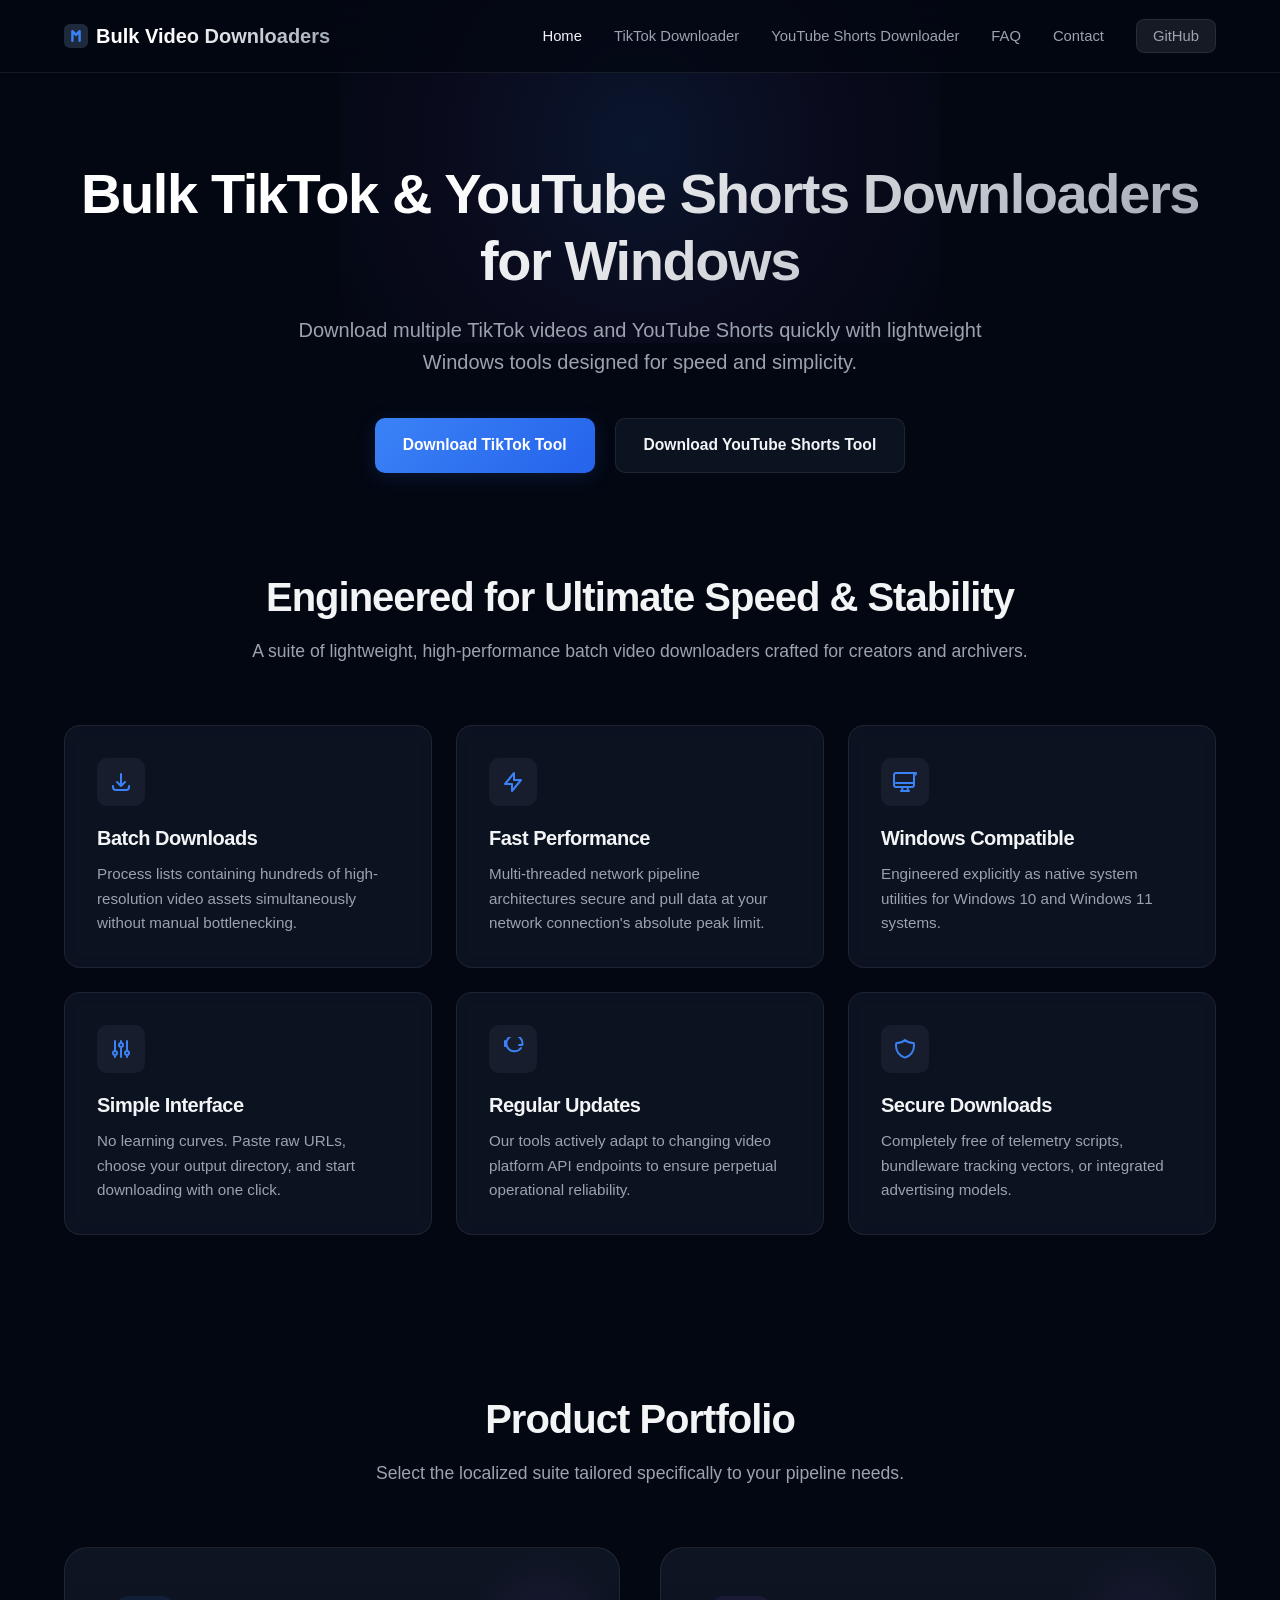
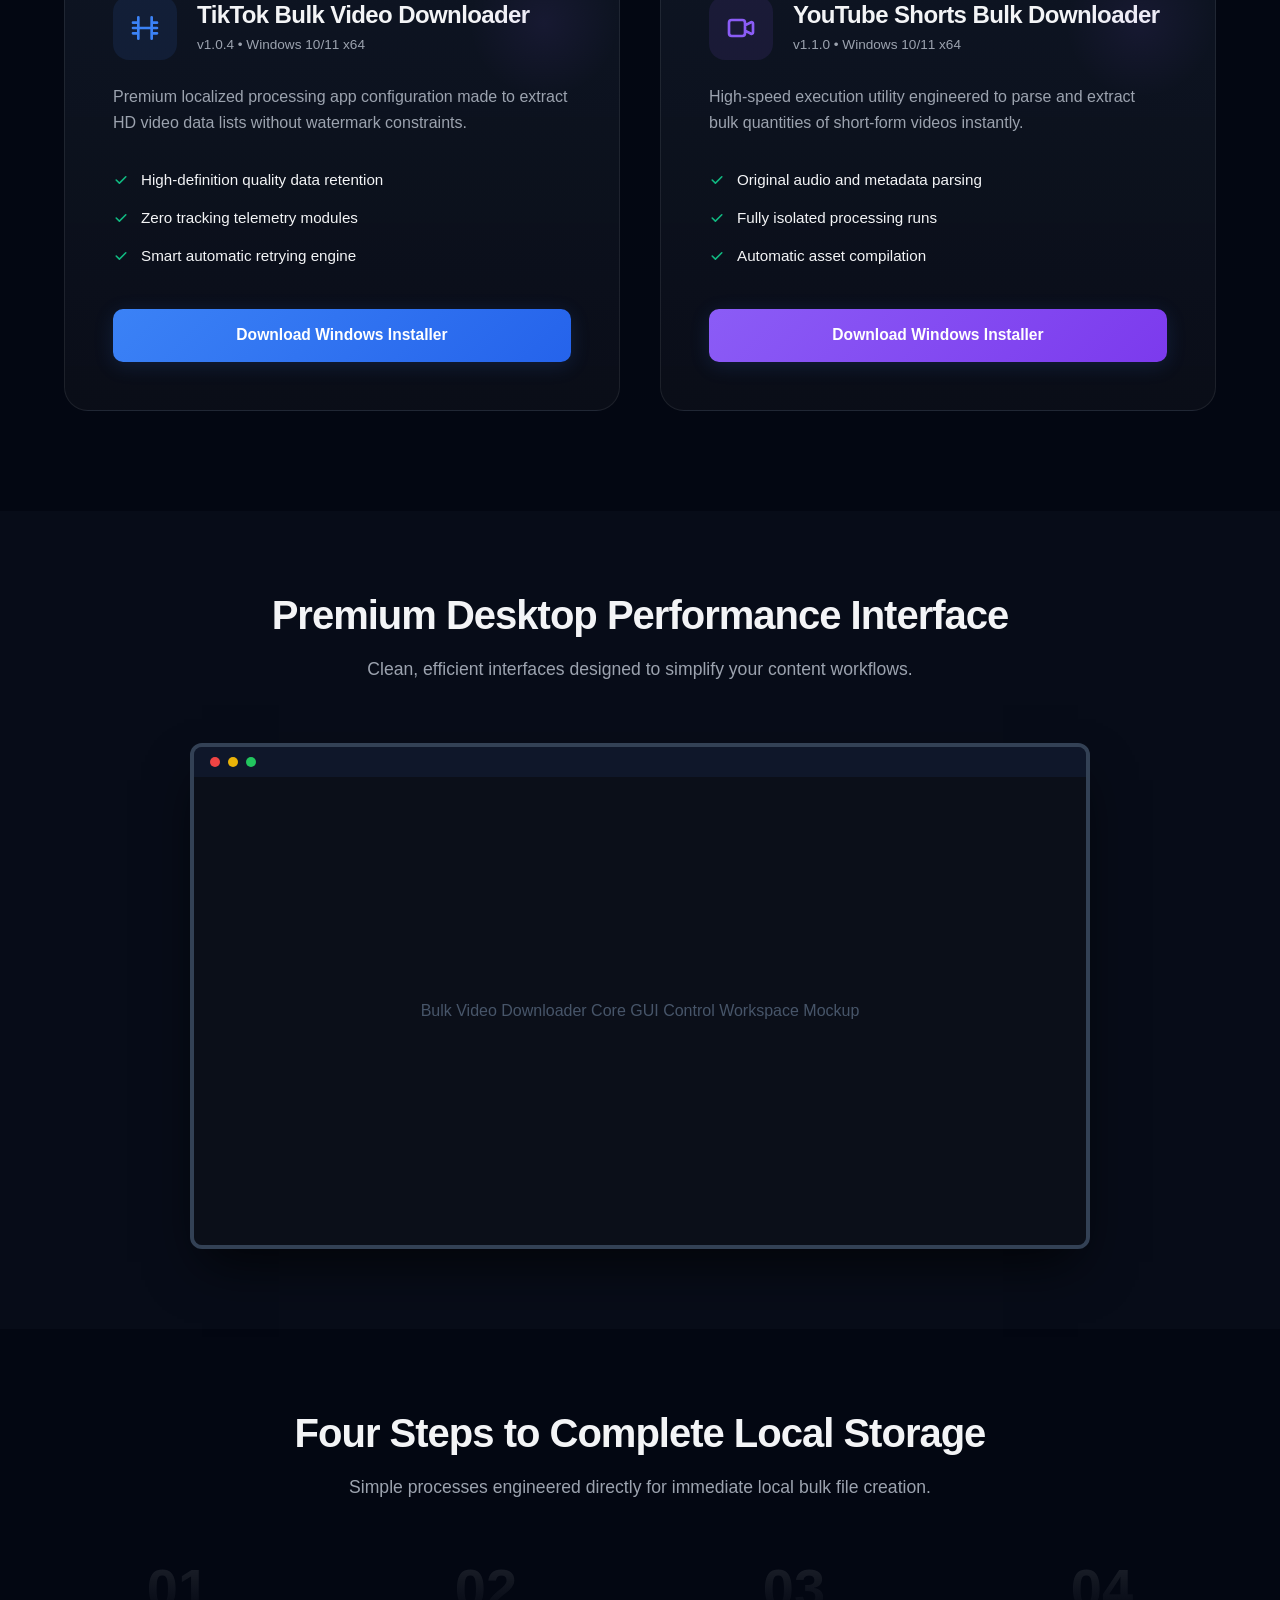
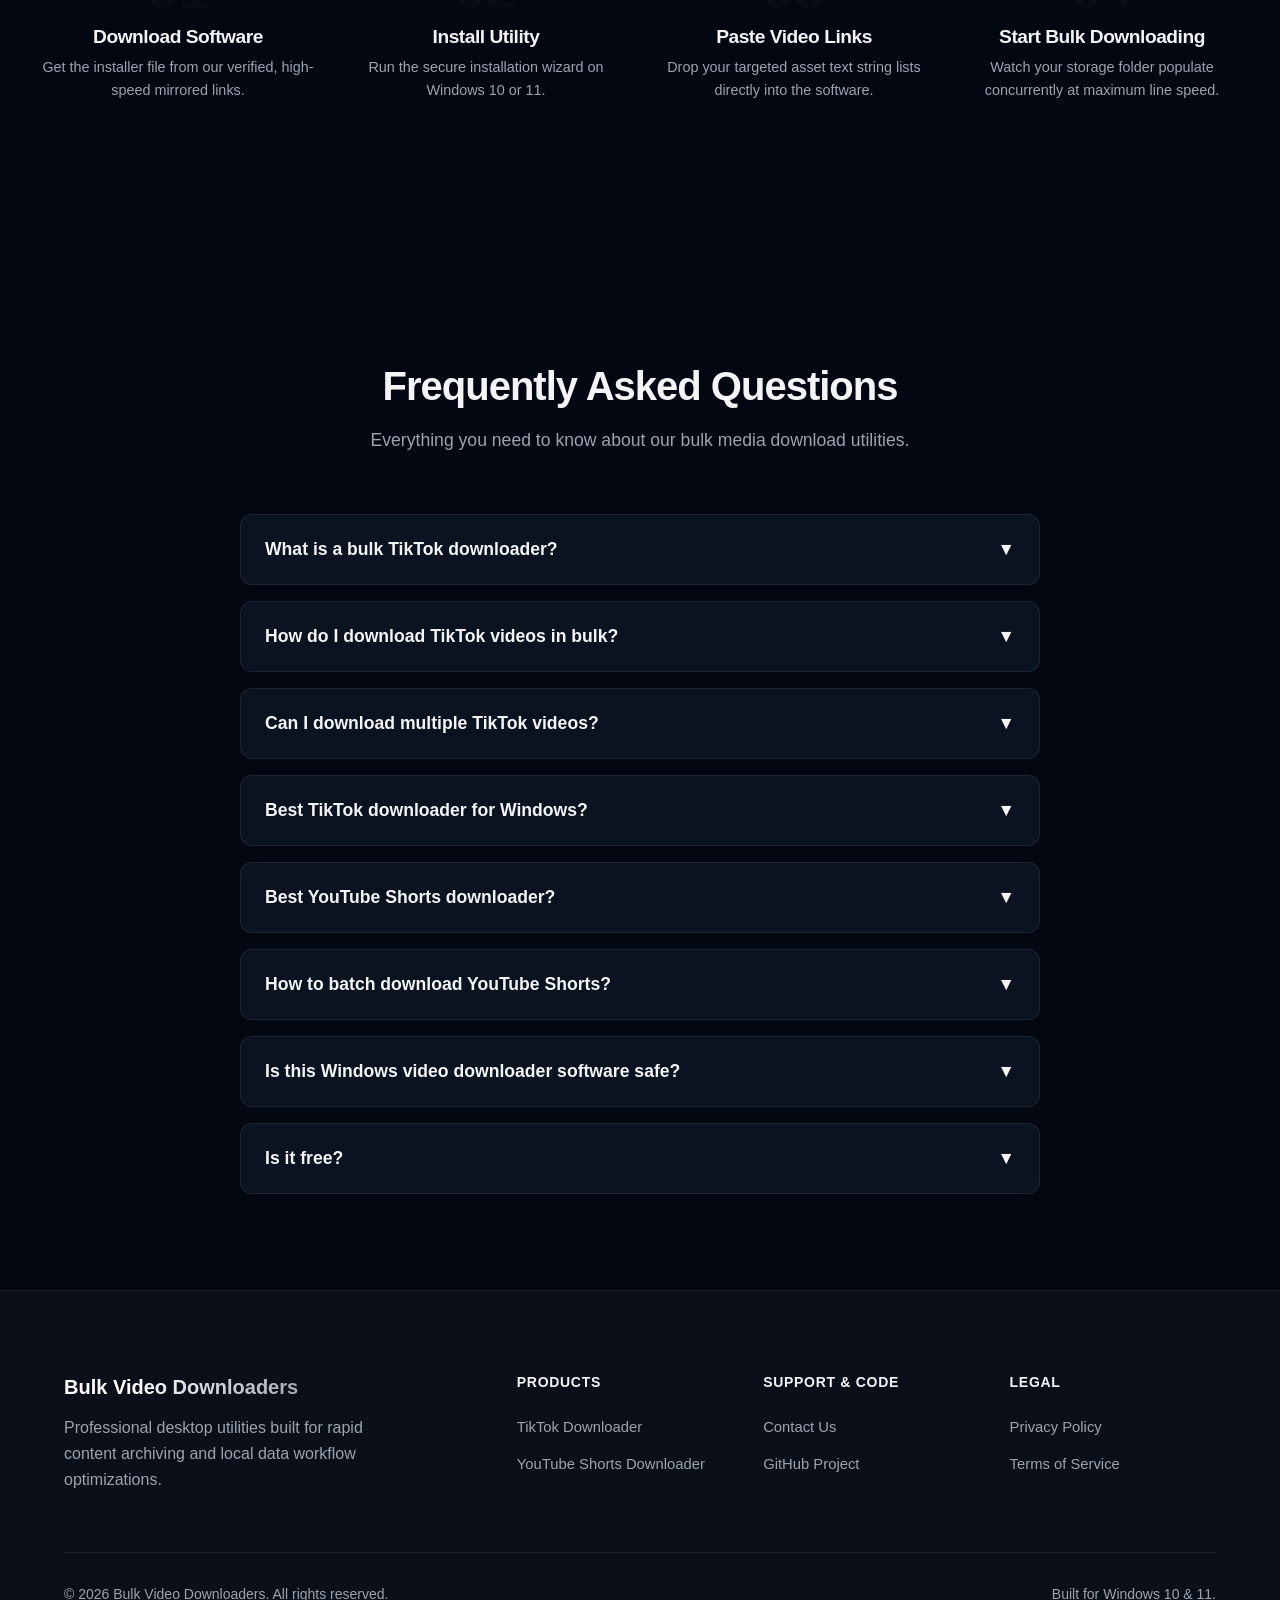
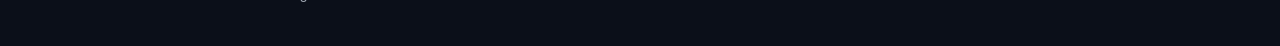
<file: index.html>
<!DOCTYPE html>
<html lang="en">
<head>
  <meta charset="UTF-8">
  <meta name="viewport" content="width=device-width, initial-scale=1.0">
  <title>Bulk TikTok & YouTube Shorts Downloaders for Windows</title>
  <meta name="description" content="Download multiple TikTok videos and YouTube Shorts concurrently with professional, secure, lightweight Windows software. Zero subscriptions required.">
  <link rel="canonical" href="https://mygptfx-coder.github.io/Downloaders/">
  <link rel="stylesheet" href="style.css">
  <link rel="icon" href="favicon.svg" type="image/svg+xml">
  <link rel="manifest" href="manifest.json">
  <meta name="theme-color" content="#3b82f6">

  <meta property="og:type" content="website">
  <meta property="og:url" content="https://mygptfx-coder.github.io/Downloaders/">
  <meta property="og:title" content="Bulk TikTok & YouTube Shorts Downloaders for Windows">
  <meta property="og:description" content="Download multiple TikTok videos and YouTube Shorts concurrently with professional, secure, lightweight Windows software.">
  
  <meta property="twitter:card" content="summary_large_image">
  <meta property="twitter:url" content="https://mygptfx-coder.github.io/Downloaders/">
  <meta property="twitter:title" content="Bulk TikTok & YouTube Shorts Downloaders for Windows">
  <meta property="twitter:description" content="Download multiple TikTok videos and YouTube Shorts concurrently with professional, secure, lightweight Windows software.">

  <script type="application/ld+json">
  {
    "@context": "https://schema.org",
    "@type": "Organization",
    "name": "Bulk Video Downloaders",
    "url": "https://mygptfx-coder.github.io/Downloaders/",
    "logo": "https://mygptfx-coder.github.io/Downloaders/favicon.svg",
    "sameAs": [
      "https://github.com/mygptfx-coder/Downloaders"
    ]
  }
  </script>
</head>
<body>

  <header class="header-nav">
    <div class="container nav-container">
      <a href="index.html" class="nav-logo" aria-label="Bulk Video Downloaders Home">
        <svg width="24" height="24" viewBox="0 0 100 100" fill="none" style="flex-shrink:0;">
          <rect width="100" height="100" rx="24" fill="#1e293b"/>
          <path d="M35 70V30L50 45L65 30V70" stroke="#3b82f6" stroke-width="10" stroke-linecap="round" stroke-linejoin="round"/>
        </svg>
        <span class="gradient-text">Bulk Video Downloaders</span>
      </a>
      <button class="menu-toggle" id="menuToggle" aria-label="Toggle navigation menu" aria-expanded="false">
        <svg width="24" height="24" fill="none" stroke="currentColor" stroke-width="2" viewBox="0 0 24 24"><path stroke-linecap="round" stroke-linejoin="round" d="M4 6h16M4 12h16M4 18h16"/></svg>
      </button>
      <nav>
        <ul class="nav-links" id="navLinks">
          <li><a href="index.html">Home</a></li>
          <li><a href="tiktok-bulk-video-downloader.html">TikTok Downloader</a></li>
          <li><a href="youtube-shorts-bulk-downloader.html">YouTube Shorts Downloader</a></li>
          <li><a href="#faq">FAQ</a></li>
          <li><a href="contact.html">Contact</a></li>
          <li><a href="https://github.com/mygptfx-coder/Downloaders" class="nav-cta" target="_blank" rel="noopener">GitHub</a></li>
        </ul>
      </nav>
    </div>
  </header>

  <main>
    <section class="hero">
      <div class="container">
        <h1 class="gradient-text">Bulk TikTok & YouTube Shorts Downloaders for Windows</h1>
        <p>Download multiple TikTok videos and YouTube Shorts quickly with lightweight Windows tools designed for speed and simplicity.</p>
        <div class="hero-btns">
          <a href="https://drive.google.com/uc?export=download&id=1RneD0eciQTP9u9d0Lf7Ebsge7DOfXBMk" class="btn btn-primary" aria-label="Download TikTok Bulk Video Downloader Software">Download TikTok Tool</a>
          <a href="https://drive.google.com/uc?export=download&id=1X9wx-HdTnJsrvu30g6Re1VOCl18mZhnP" class="btn btn-secondary" aria-label="Download YouTube Shorts Bulk Downloader Software">Download YouTube Shorts Tool</a>
        </div>
      </div>
    </section>

    <section class="container">
      <div class="section-title-wrapper">
        <h2>Engineered for Ultimate Speed & Stability</h2>
        <p>A suite of lightweight, high-performance batch video downloaders crafted for creators and archivers.</p>
      </div>
      <div class="features-grid">
        <div class="feature-card">
          <div class="feature-icon">
            <svg width="24" height="24" fill="none" stroke="currentColor" stroke-width="2" viewBox="0 0 24 24"><path stroke-linecap="round" stroke-linejoin="round" d="M4 16v1a3 3 0 003 3h10a3 3 0 003-3v-1m-4-4l-4 4m0 0l-4-4m4 4V4"/></svg>
          </div>
          <h3>Batch Downloads</h3>
          <p>Process lists containing hundreds of high-resolution video assets simultaneously without manual bottlenecking.</p>
        </div>
        <div class="feature-card">
          <div class="feature-icon">
            <svg width="24" height="24" fill="none" stroke="currentColor" stroke-width="2" viewBox="0 0 24 24"><path stroke-linecap="round" stroke-linejoin="round" d="M13 10V3L4 14h7v7l9-11h-7z"/></svg>
          </div>
          <h3>Fast Performance</h3>
          <p>Multi-threaded network pipeline architectures secure and pull data at your network connection's absolute peak limit.</p>
        </div>
        <div class="feature-card">
          <div class="feature-icon">
            <svg width="24" height="24" fill="none" stroke="currentColor" stroke-width="2" viewBox="0 0 24 24"><path stroke-linecap="round" stroke-linejoin="round" d="M9.75 17L9 20l-1 1h8l-1-1-.75-3M3 13h18M5 17h14a2 2 0 002-2V5a2 2 0 002-2H3a2 2 0 00-2 2v10a2 2 0 002 2z"/></svg>
          </div>
          <h3>Windows Compatible</h3>
          <p>Engineered explicitly as native system utilities for Windows 10 and Windows 11 systems.</p>
        </div>
        <div class="feature-card">
          <div class="feature-icon">
            <svg width="24" height="24" fill="none" stroke="currentColor" stroke-width="2" viewBox="0 0 24 24"><path stroke-linecap="round" stroke-linejoin="round" d="M12 6V4m0 2a2 2 0 100 4m0-4a2 2 0 110 4m-6 8a2 2 0 100-4m0 4a2 2 0 110-4m0 4v2m0-6V4m6 6v10m6-2a2 2 0 100-4m0 4a2 2 0 110-4m0 4v2m0-6V4"/></svg>
          </div>
          <h3>Simple Interface</h3>
          <p>No learning curves. Paste raw URLs, choose your output directory, and start downloading with one click.</p>
        </div>
        <div class="feature-card">
          <div class="feature-icon">
            <svg width="24" height="24" fill="none" stroke="currentColor" stroke-width="2" viewBox="0 0 24 24"><path stroke-linecap="round" stroke-linejoin="round" d="M4 4v5h.582m15.356 2A8.001 8.001 0 1121.253 8H18"/></svg>
          </div>
          <h3>Regular Updates</h3>
          <p>Our tools actively adapt to changing video platform API endpoints to ensure perpetual operational reliability.</p>
        </div>
        <div class="feature-card">
          <div class="feature-icon">
            <svg width="24" height="24" fill="none" stroke="currentColor" stroke-width="2" viewBox="0 0 24 24"><path stroke-linecap="round" stroke-linejoin="round" d="M20.618 5.984A11.955 11.955 0 0112 2.944a11.955 11.955 0 01-8.618 3.04A12.02 12.02 0 003 9c0 5.591 3.824 10.29 9 11.622 5.176-1.332 9-6.03 9-11.622 0-1.042-.133-2.052-.382-3.016z"/></svg>
          </div>
          <h3>Secure Downloads</h3>
          <p>Completely free of telemetry scripts, bundleware tracking vectors, or integrated advertising models.</p>
        </div>
      </div>
    </section>

    <section class="software-section">
      <div class="container">
        <div class="section-title-wrapper">
          <h2>Product Portfolio</h2>
          <p>Select the localized suite tailored specifically to your pipeline needs.</p>
        </div>
        <div class="software-grid">
          <div class="software-card">
            <div>
              <div class="sw-header">
                <div class="sw-icon-box">
                  <svg width="32" height="32" fill="none" stroke="currentColor" stroke-width="2" viewBox="0 0 24 24"><path stroke-linecap="round" stroke-linejoin="round" d="M7 4v16M17 4v16M3 8h4m10 0h4M3 12h18M3 16h4m10 0h4"/></svg>
                </div>
                <div class="sw-title">
                  <h3>TikTok Bulk Video Downloader</h3>
                  <div class="sw-meta">v1.0.4 • Windows 10/11 x64</div>
                </div>
              </div>
              <p class="sw-desc">Premium localized processing app configuration made to extract HD video data lists without watermark constraints.</p>
              <ul class="sw-features-list">
                <li><svg width="16" height="16" fill="currentColor" viewBox="0 0 20 20"><path d="M16.707 5.293a1 1 0 010 1.414l-8 8a1 1 0 01-1.414 0l-4-4a1 1 0 011.414-1.414L8 12.586l7.293-7.293a1 1 0 011.414 0z"/></svg> High-definition quality data retention</li>
                <li><svg width="16" height="16" fill="currentColor" viewBox="0 0 20 20"><path d="M16.707 5.293a1 1 0 010 1.414l-8 8a1 1 0 01-1.414 0l-4-4a1 1 0 011.414-1.414L8 12.586l7.293-7.293a1 1 0 011.414 0z"/></svg> Zero tracking telemetry modules</li>
                <li><svg width="16" height="16" fill="currentColor" viewBox="0 0 20 20"><path d="M16.707 5.293a1 1 0 010 1.414l-8 8a1 1 0 01-1.414 0l-4-4a1 1 0 011.414-1.414L8 12.586l7.293-7.293a1 1 0 011.414 0z"/></svg> Smart automatic retrying engine</li>
              </ul>
            </div>
            <a href="https://drive.google.com/uc?export=download&id=1RneD0eciQTP9u9d0Lf7Ebsge7DOfXBMk" class="btn btn-primary" style="width:100%;">Download Windows Installer</a>
          </div>

          <div class="software-card">
            <div>
              <div class="sw-header">
                <div class="sw-icon-box" style="background: rgba(139,92,246,0.1); color: var(--secondary);">
                  <svg width="32" height="32" fill="none" stroke="currentColor" stroke-width="2" viewBox="0 0 24 24"><path stroke-linecap="round" stroke-linejoin="round" d="M15 10l4.553-2.276A1 1 0 0121 8.618v6.764a1 1 0 01-1.447.894L15 14M5 18h8a2 2 0 002-2V8a2 2 0 00-2-2H5a2 2 0 00-2 2v8a2 2 0 002 2z"/></svg>
                </div>
                <div class="sw-title">
                  <h3>YouTube Shorts Bulk Downloader</h3>
                  <div class="sw-meta">v1.1.0 • Windows 10/11 x64</div>
                </div>
              </div>
              <p class="sw-desc">High-speed execution utility engineered to parse and extract bulk quantities of short-form videos instantly.</p>
              <ul class="sw-features-list">
                <li><svg width="16" height="16" fill="currentColor" viewBox="0 0 20 20"><path d="M16.707 5.293a1 1 0 010 1.414l-8 8a1 1 0 01-1.414 0l-4-4a1 1 0 011.414-1.414L8 12.586l7.293-7.293a1 1 0 011.414 0z"/></svg> Original audio and metadata parsing</li>
                <li><svg width="16" height="16" fill="currentColor" viewBox="0 0 20 20"><path d="M16.707 5.293a1 1 0 010 1.414l-8 8a1 1 0 01-1.414 0l-4-4a1 1 0 011.414-1.414L8 12.586l7.293-7.293a1 1 0 011.414 0z"/></svg> Fully isolated processing runs</li>
                <li><svg width="16" height="16" fill="currentColor" viewBox="0 0 20 20"><path d="M16.707 5.293a1 1 0 010 1.414l-8 8a1 1 0 01-1.414 0l-4-4a1 1 0 011.414-1.414L8 12.586l7.293-7.293a1 1 0 011.414 0z"/></svg> Automatic asset compilation</li>
              </ul>
            </div>
            <a href="https://drive.google.com/uc?export=download&id=1X9wx-HdTnJsrvu30g6Re1VOCl18mZhnP" class="btn btn-primary" style="width:100%; background: linear-gradient(135deg, var(--secondary), #7c3aed);">Download Windows Installer</a>
          </div>
        </div>
      </div>
    </section>

    <section class="screenshots-section">
      <div class="container">
        <div class="section-title-wrapper">
          <h2>Premium Desktop Performance Interface</h2>
          <p>Clean, efficient interfaces designed to simplify your content workflows.</p>
        </div>
        <div class="mockup-display">
          <div class="device-frame">
            <div class="device-topbar">
              <div class="dot"></div><div class="dot"></div><div class="dot"></div>
            </div>
            <div class="mockup-img">
              <span>Bulk Video Downloader Core GUI Control Workspace Mockup</span>
            </div>
          </div>
        </div>
      </div>
    </section>

    <section class="container" style="padding: 80px 0;">
      <div class="section-title-wrapper">
        <h2>Four Steps to Complete Local Storage</h2>
        <p>Simple processes engineered directly for immediate local bulk file creation.</p>
      </div>
      <div class="steps-grid">
        <div class="step-card">
          <div class="step-num">01</div>
          <h3>Download Software</h3>
          <p>Get the installer file from our verified, high-speed mirrored links.</p>
        </div>
        <div class="step-card">
          <div class="step-num">02</div>
          <h3>Install Utility</h3>
          <p>Run the secure installation wizard on Windows 10 or 11.</p>
        </div>
        <div class="step-card">
          <div class="step-num">03</div>
          <h3>Paste Video Links</h3>
          <p>Drop your targeted asset text string lists directly into the software.</p>
        </div>
        <div class="step-card">
          <div class="step-num">04</div>
          <h3>Start Bulk Downloading</h3>
          <p>Watch your storage folder populate concurrently at maximum line speed.</p>
        </div>
      </div>
    </section>

    <section class="faq-section" id="faq">
      <div class="container">
        <div class="section-title-wrapper">
          <h2>Frequently Asked Questions</h2>
          <p>Everything you need to know about our bulk media download utilities.</p>
        </div>
        <div class="faq-container">
          <div class="faq-item">
            <button class="faq-trigger">What is a bulk TikTok downloader?<span class="faq-icon-state">▼</span></button>
            <div class="faq-content"><p>A bulk TikTok downloader is specialized desktop software designed to parse multiple profile URLs or video sharing links simultaneously, downloading them all in a single batch to save manual effort.</p></div>
          </div>
          <div class="faq-item">
            <button class="faq-trigger">How do I download TikTok videos in bulk?<span class="faq-icon-state">▼</span></button>
            <div class="faq-content"><p>Simply compile your target text link structures line-by-line, import them into the software window input field, select an output folder location, and click the execute run command button.</p></div>
          </div>
          <div class="faq-item">
            <button class="faq-trigger">Can I download multiple TikTok videos?<span class="faq-icon-state">▼</span></button>
            <div class="faq-content"><p>Yes, our tools feature a multi-threaded execution design built to query, download, and save hundreds of files concurrently without throttling parameters.</p></div>
          </div>
          <div class="faq-item">
            <button class="faq-trigger">Best TikTok downloader for Windows?<span class="faq-icon-state">▼</span></button>
            <div class="faq-content"><p>Our tool is widely regarded as an industry standard because it runs compiled locally as a native Windows tool without forcing ad injectors or tracking browser extensions.</p></div>
          </div>
          <div class="faq-item">
            <button class="faq-trigger">Best YouTube Shorts downloader?<span class="faq-icon-state">▼</span></button>
            <div class="faq-content"><p>Our dedicated structural client configuration handles rapid extraction pipelines efficiently while managing high-fidelity storage configurations safely.</p></div>
          </div>
          <div class="faq-item">
            <button class="faq-trigger">How to batch download YouTube Shorts?<span class="faq-icon-state">▼</span></button>
            <div class="faq-content"><p>Provide the application folder text string with lists of your short-form links, verify your processing options, and let the network wrapper organize structural files directly.</p></div>
          </div>
          <div class="faq-item">
            <button class="faq-trigger">Is this Windows video downloader software safe?<span class="faq-icon-state">▼</span></button>
            <div class="faq-content"><p>Completely. The binaries are fully packaged without internal marketing networks, runtime tracking engines, or hidden monetization processes.</p></div>
          </div>
          <div class="faq-item">
            <button class="faq-trigger">Is it free?<span class="faq-icon-state">▼</span></button>
            <div class="faq-content"><p>Yes, our software packages are fully functional out of the box with zero subscription checkpoints or locked performance limits.</p></div>
          </div>
        </div>
      </div>
    </section>
  </main>

  <footer class="footer">
    <div class="container">
      <div class="footer-grid">
        <div class="footer-brand">
          <a href="index.html" class="nav-logo">
            <span class="gradient-text">Bulk Video Downloaders</span>
          </a>
          <p>Professional desktop utilities built for rapid content archiving and local data workflow optimizations.</p>
        </div>
        <div>
          <h4 class="footer-heading">Products</h4>
          <ul class="footer-links">
            <li><a href="tiktok-bulk-video-downloader.html">TikTok Downloader</a></li>
            <li><a href="youtube-shorts-bulk-downloader.html">YouTube Shorts Downloader</a></li>
          </ul>
        </div>
        <div>
          <h4 class="footer-heading">Support & Code</h4>
          <ul class="footer-links">
            <li><a href="contact.html">Contact Us</a></li>
            <li><a href="https://github.com/mygptfx-coder/Downloaders" target="_blank" rel="noopener">GitHub Project</a></li>
          </ul>
        </div>
        <div>
          <h4 class="footer-heading">Legal</h4>
          <ul class="footer-links">
            <li><a href="privacy.html">Privacy Policy</a></li>
            <li><a href="terms.html">Terms of Service</a></li>
          </ul>
        </div>
      </div>
      <div class="footer-bottom">
        <p>&copy; 2026 Bulk Video Downloaders. All rights reserved.</p>
        <p>Built for Windows 10 & 11.</p>
      </div>
    </div>
  </footer>

  <script src="script.js" defer></script>
</body>
</html>
</file>
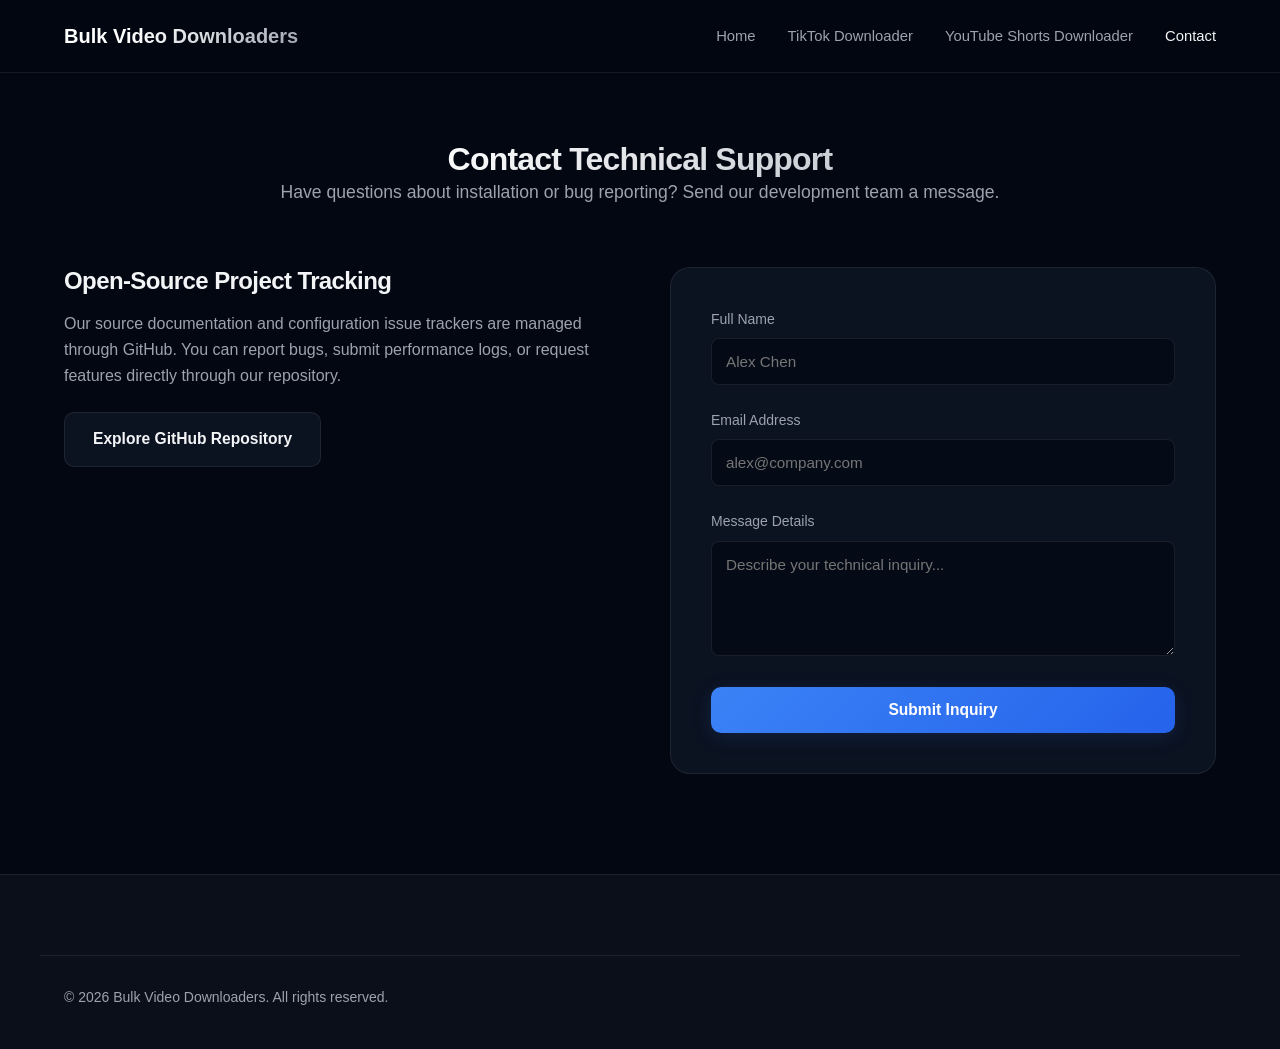
<file: contact.html>
<!DOCTYPE html>
<html lang="en">
<head>
  <meta charset="UTF-8">
  <meta name="viewport" content="width=device-width, initial-scale=1.0">
  <title>Contact Our Engineering Team - Bulk Video Downloaders</title>
  <meta name="description" content="Reach out to the Bulk Video Downloaders team for technical questions, feature requests, or software integration support.">
  <link rel="canonical" href="https://mygptfx-coder.github.io/Downloaders/contact.html">
  <link rel="stylesheet" href="style.css">
  <link rel="icon" href="favicon.svg" type="image/svg+xml">
</head>
<body>

  <header class="header-nav">
    <div class="container nav-container">
      <a href="index.html" class="nav-logo">
        <span class="gradient-text">Bulk Video Downloaders</span>
      </a>
      <nav>
        <ul class="nav-links">
          <li><a href="index.html">Home</a></li>
          <li><a href="tiktok-bulk-video-downloader.html">TikTok Downloader</a></li>
          <li><a href="youtube-shorts-bulk-downloader.html">YouTube Shorts Downloader</a></li>
          <li><a href="contact.html" class="active">Contact</a></li>
        </ul>
      </nav>
    </div>
  </header>

  <main class="container" style="margin-top: 140px;">
    <div class="section-title-wrapper">
      <h1 class="gradient-text">Contact Technical Support</h1>
      <p>Have questions about installation or bug reporting? Send our development team a message.</p>
    </div>

    <div class="contact-grid">
      <div>
        <h2 style="font-size: 1.5rem; margin-bottom: 16px;">Open-Source Project Tracking</h2>
        <p style="color: var(--text-muted); margin-bottom: 24px;">Our source documentation and configuration issue trackers are managed through GitHub. You can report bugs, submit performance logs, or request features directly through our repository.</p>
        <a href="https://github.com/mygptfx-coder/Downloaders" class="btn btn-secondary" target="_blank" rel="noopener">Explore GitHub Repository</a>
      </div>

      <div>
        <form class="contact-form" id="contactForm">
          <div class="form-group">
            <label biographies-label="name" for="nameInput">Full Name</label>
            <input type="text" id="nameInput" class="form-control" placeholder="Alex Chen" required>
          </div>
          <div class="form-group">
            <label for="emailInput">Email Address</label>
            <input type="email" id="emailInput" class="form-control" placeholder="alex@company.com" required>
          </div>
          <div class="form-group">
            <label for="messageInput">Message Details</label>
            <textarea id="messageInput" class="form-control" rows="5" placeholder="Describe your technical inquiry..." required></textarea>
          </div>
          <button type="submit" class="btn btn-primary" style="width: 100%;">Submit Inquiry</button>
          <div id="statusMessage" style="display: none; margin-top: 16px; font-weight: 500;"></div>
        </form>
      </div>
    </div>
  </main>

  <footer class="footer">
    <div class="container footer-bottom">
      <p>&copy; 2026 Bulk Video Downloaders. All rights reserved.</p>
    </div>
  </footer>

  <script src="script.js" defer></script>
</body>
</html>
</file>
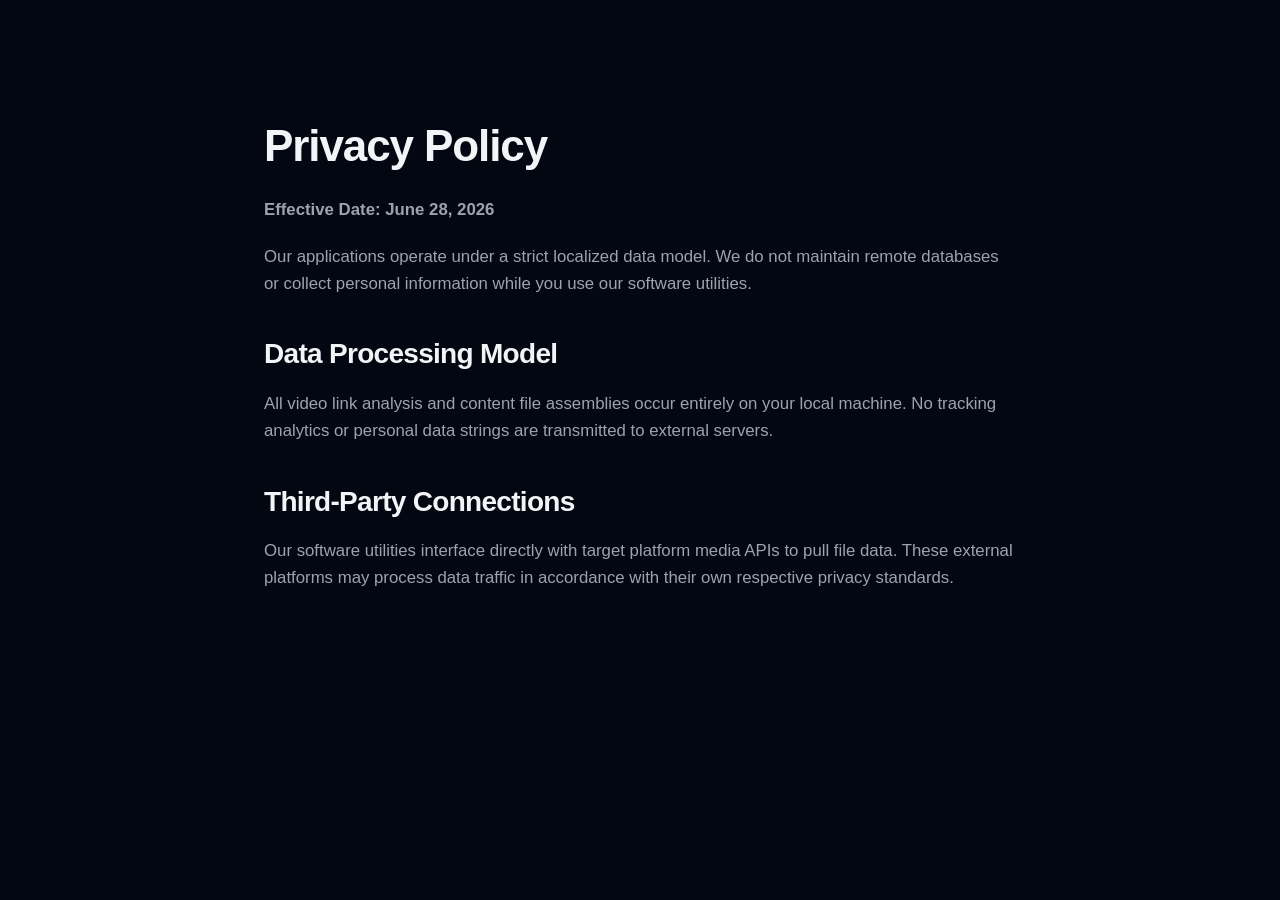
<file: privacy.html>
<!DOCTYPE html>
<html lang="en">
<head>
  <meta charset="UTF-8">
  <meta name="viewport" content="width=device-width, initial-scale=1.0">
  <title>Privacy Policy - Bulk Video Downloaders</title>
  <link rel="stylesheet" href="style.css">
  <link rel="icon" href="favicon.svg" type="image/svg+xml">
</head>
<body>
  <main class="container rich-content">
    <h1>Privacy Policy</h1>
    <p><strong>Effective Date: June 28, 2026</strong></p>
    <p>Our applications operate under a strict localized data model. We do not maintain remote databases or collect personal information while you use our software utilities.</p>
    <h2>Data Processing Model</h2>
    <p>All video link analysis and content file assemblies occur entirely on your local machine. No tracking analytics or personal data strings are transmitted to external servers.</p>
    <h2>Third-Party Connections</h2>
    <p>Our software utilities interface directly with target platform media APIs to pull file data. These external platforms may process data traffic in accordance with their own respective privacy standards.</p>
  </main>
</body>
</html>
</file>
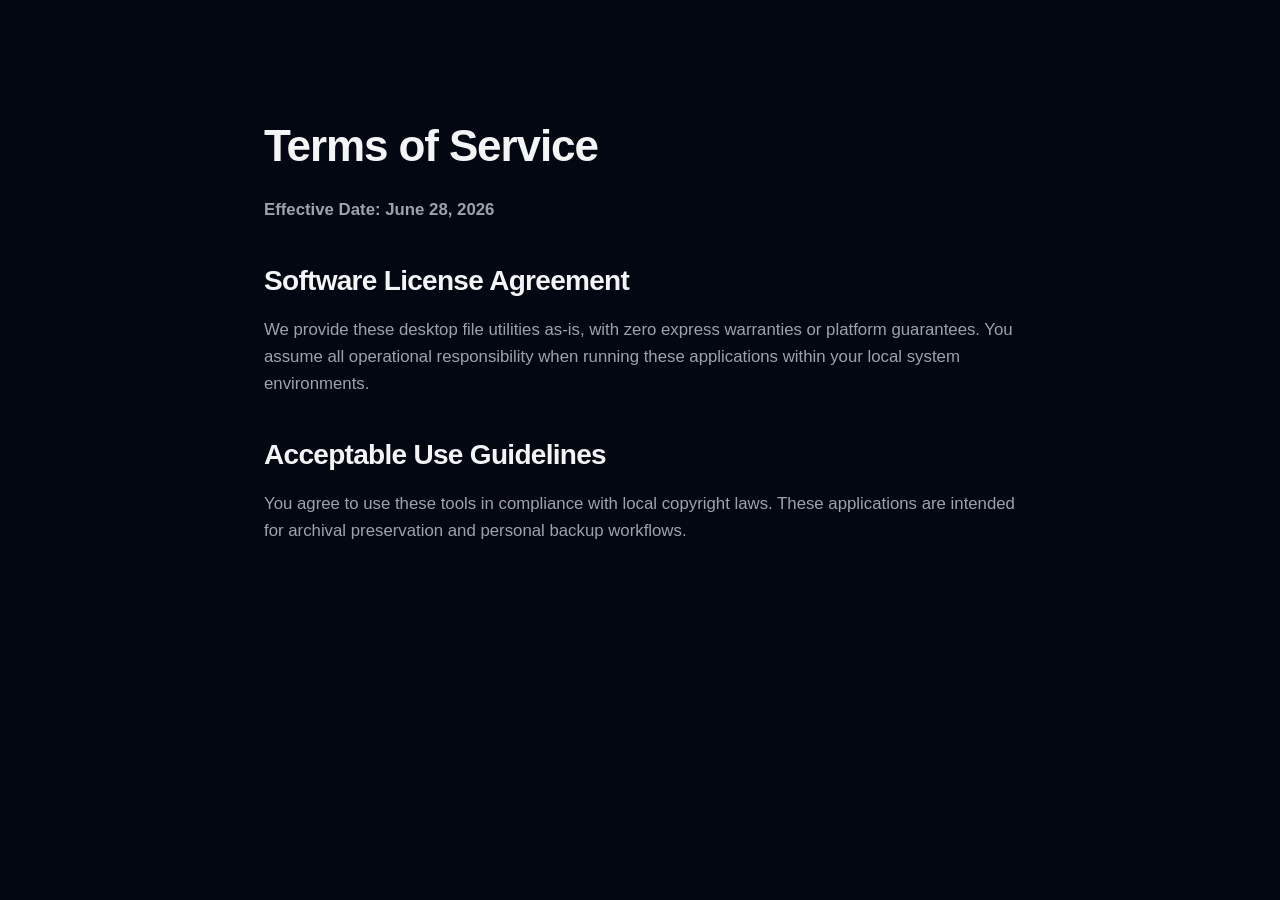
<file: terms.html>
<!DOCTYPE html>
<html lang="en">
<head>
  <meta charset="UTF-8">
  <meta name="viewport" content="width=device-width, initial-scale=1.0">
  <title>Terms of Service - Bulk Video Downloaders</title>
  <link rel="stylesheet" href="style.css">
  <link rel="icon" href="favicon.svg" type="image/svg+xml">
</head>
<body>
  <main class="container rich-content">
    <h1>Terms of Service</h1>
    <p><strong>Effective Date: June 28, 2026</strong></p>
    <h2>Software License Agreement</h2>
    <p>We provide these desktop file utilities as-is, with zero express warranties or platform guarantees. You assume all operational responsibility when running these applications within your local system environments.</p>
    <h2>Acceptable Use Guidelines</h2>
    <p>You agree to use these tools in compliance with local copyright laws. These applications are intended for archival preservation and personal backup workflows.</p>
  </main>
</body>
</html>
</file>
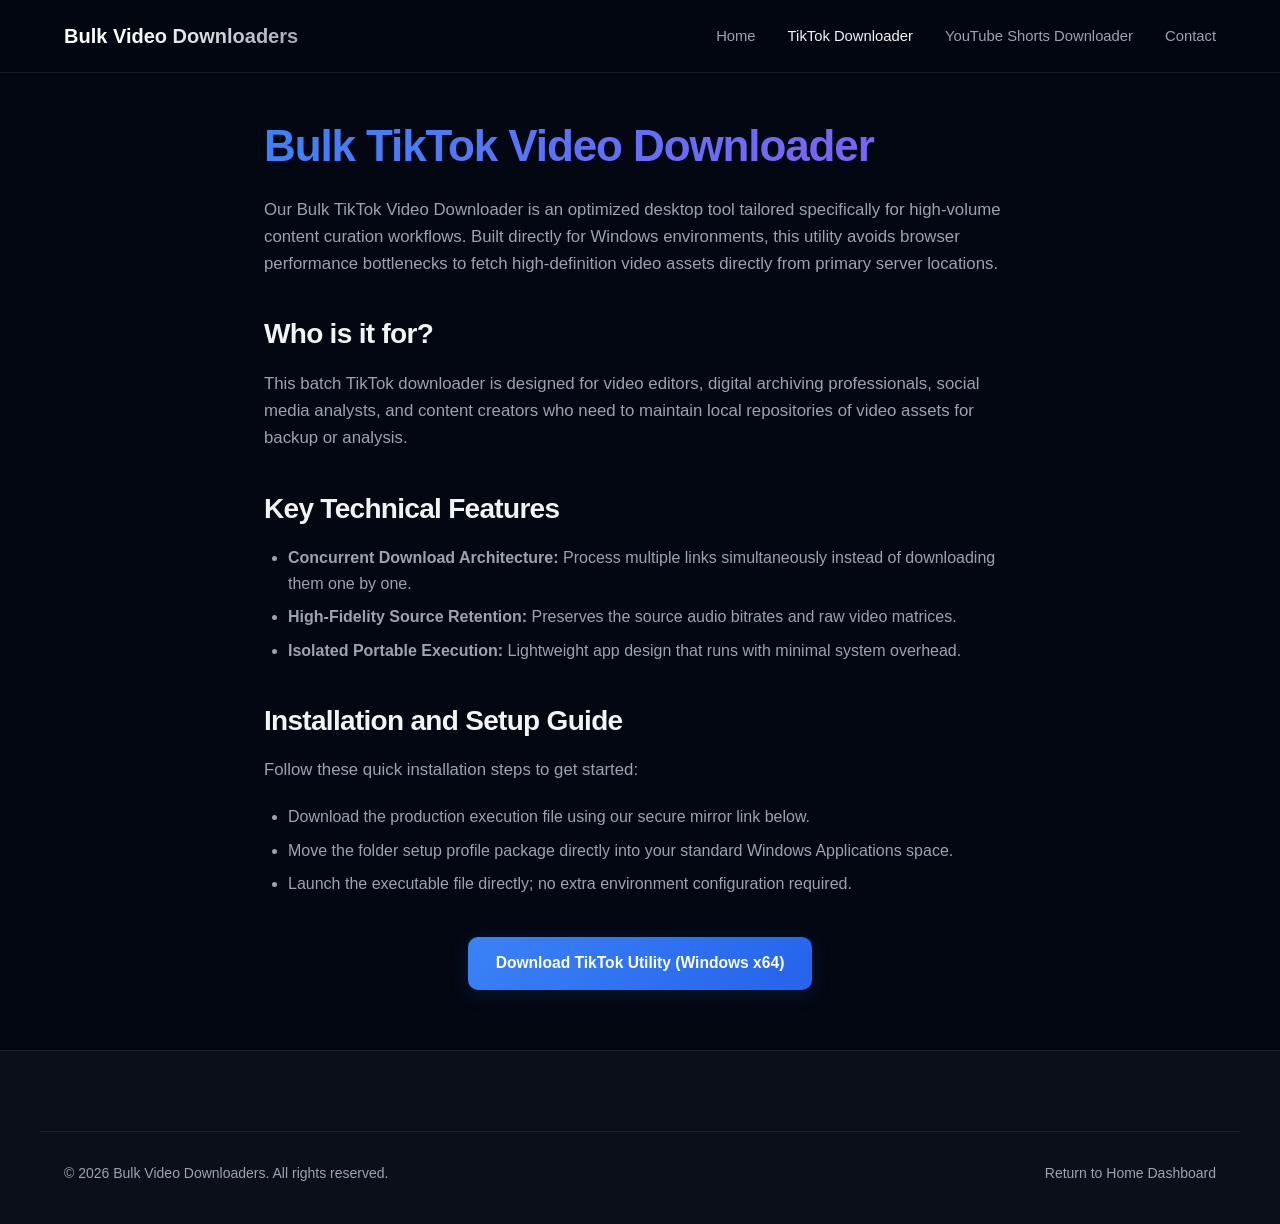
<file: tiktok-bulk-video-downloader.html>
<!DOCTYPE html>
<html lang="en">
<head>
  <meta charset="UTF-8">
  <meta name="viewport" content="width=device-width, initial-scale=1.0">
  <title>Bulk TikTok Video Downloader - Premium Windows Software</title>
  <meta name="description" content="Download multiple TikTok videos at once with our specialized batch TikTok downloader for Windows. Fast, high definition, and secure.">
  <link rel="canonical" href="https://mygptfx-coder.github.io/Downloaders/tiktok-bulk-video-downloader.html">
  <link rel="stylesheet" href="style.css">
  <link rel="icon" href="favicon.svg" type="image/svg+xml">
  <script type="application/ld+json">
  {
    "@context": "https://schema.org",
    "@type": "SoftwareApplication",
    "name": "TikTok Bulk Video Downloader",
    "operatingSystem": "Windows 10, Windows 11",
    "applicationCategory": "UtilitiesApplication",
    "downloadUrl": "https://drive.google.com/uc?export=download&id=1RneD0eciQTP9u9d0Lf7Ebsge7DOfXBMk",
    "offers": {
      "@type": "Offer",
      "price": "0.00",
      "priceCurrency": "USD"
    }
  }
  </script>
</head>
<body>

  <header class="header-nav">
    <div class="container nav-container">
      <a href="index.html" class="nav-logo">
        <span class="gradient-text">Bulk Video Downloaders</span>
      </a>
      <nav>
        <ul class="nav-links">
          <li><a href="index.html">Home</a></li>
          <li><a href="tiktok-bulk-video-downloader.html" class="active">TikTok Downloader</a></li>
          <li><a href="youtube-shorts-bulk-downloader.html">YouTube Shorts Downloader</a></li>
          <li><a href="contact.html">Contact</a></li>
        </ul>
      </nav>
    </div>
  </header>

  <main class="container rich-content">
    <h1 class="brand-gradient">Bulk TikTok Video Downloader</h1>
    <p>Our Bulk TikTok Video Downloader is an optimized desktop tool tailored specifically for high-volume content curation workflows. Built directly for Windows environments, this utility avoids browser performance bottlenecks to fetch high-definition video assets directly from primary server locations.</p>
    
    <h2>Who is it for?</h2>
    <p>This batch TikTok downloader is designed for video editors, digital archiving professionals, social media analysts, and content creators who need to maintain local repositories of video assets for backup or analysis.</p>

    <h2>Key Technical Features</h2>
    <ul>
      <li><strong>Concurrent Download Architecture:</strong> Process multiple links simultaneously instead of downloading them one by one.</li>
      <li><strong>High-Fidelity Source Retention:</strong> Preserves the source audio bitrates and raw video matrices.</li>
      <li><strong>Isolated Portable Execution:</strong> Lightweight app design that runs with minimal system overhead.</li>
    </ul>

    <h2>Installation and Setup Guide</h2>
    <p>Follow these quick installation steps to get started:</p>
    <ul>
      <li>Download the production execution file using our secure mirror link below.</li>
      <li>Move the folder setup profile package directly into your standard Windows Applications space.</li>
      <li>Launch the executable file directly; no extra environment configuration required.</li>
    </ul>

    <div style="margin: 40px 0; text-align: center;">
      <a href="https://drive.google.com/uc?export=download&id=1RneD0eciQTP9u9d0Lf7Ebsge7DOfXBMk" class="btn btn-primary">Download TikTok Utility (Windows x64)</a>
    </div>
  </main>

  <footer class="footer">
    <div class="container footer-bottom">
      <p>&copy; 2026 Bulk Video Downloaders. All rights reserved.</p>
      <p><a href="index.html">Return to Home Dashboard</a></p>
    </div>
  </footer>

  <script src="script.js" defer></script>
</body>
</html>
</file>
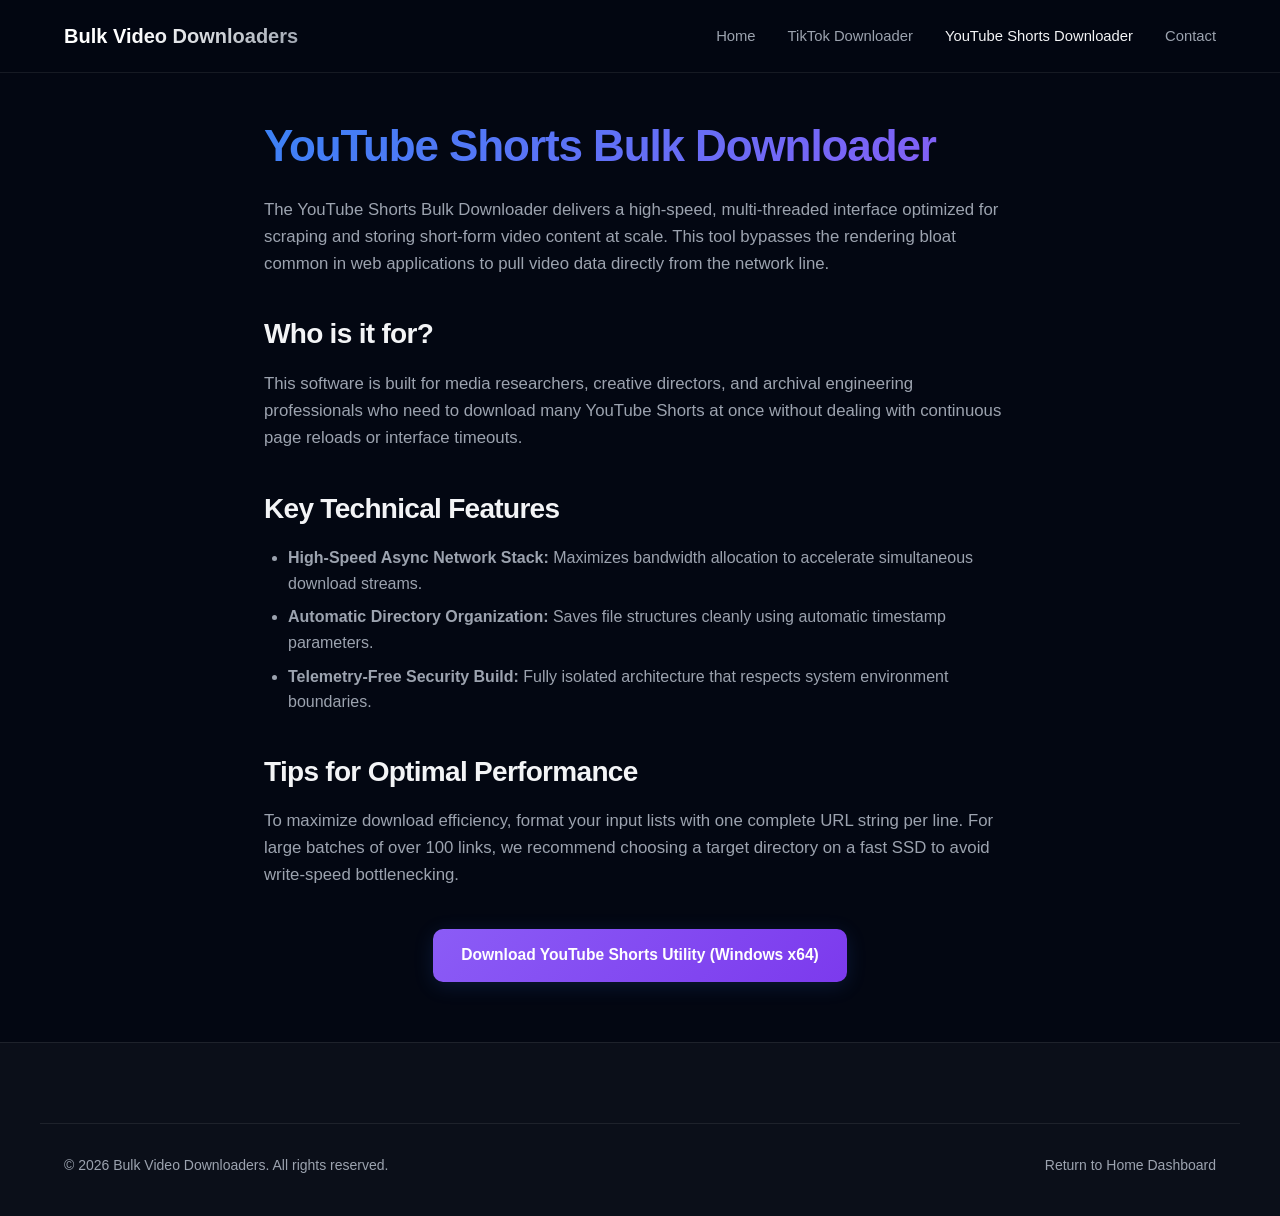
<file: youtube-shorts-bulk-downloader.html>
<!DOCTYPE html>
<html lang="en">
<head>
  <meta charset="UTF-8">
  <meta name="viewport" content="width=device-width, initial-scale=1.0">
  <title>YouTube Shorts Bulk Downloader - Windows Batch Tool</title>
  <meta name="description" content="Download YouTube Shorts in bulk using our specialized batch execution software engine for Windows. Fast concurrent architecture tracking.">
  <link rel="canonical" href="https://mygptfx-coder.github.io/Downloaders/youtube-shorts-bulk-downloader.html">
  <link rel="stylesheet" href="style.css">
  <link rel="icon" href="favicon.svg" type="image/svg+xml">
  <script type="application/ld+json">
  {
    "@context": "https://schema.org",
    "@type": "SoftwareApplication",
    "name": "YouTube Shorts Bulk Downloader",
    "operatingSystem": "Windows 10, Windows 11",
    "applicationCategory": "UtilitiesApplication",
    "downloadUrl": "https://drive.google.com/uc?export=download&id=1X9wx-HdTnJsrvu30g6Re1VOCl18mZhnP",
    "offers": {
      "@type": "Offer",
      "price": "0.00",
      "priceCurrency": "USD"
    }
  }
  </script>
</head>
<body>

  <header class="header-nav">
    <div class="container nav-container">
      <a href="index.html" class="nav-logo">
        <span class="gradient-text">Bulk Video Downloaders</span>
      </a>
      <nav>
        <ul class="nav-links">
          <li><a href="index.html">Home</a></li>
          <li><a href="tiktok-bulk-video-downloader.html">TikTok Downloader</a></li>
          <li><a href="youtube-shorts-bulk-downloader.html" class="active">YouTube Shorts Downloader</a></li>
          <li><a href="contact.html">Contact</a></li>
        </ul>
      </nav>
    </div>
  </header>

  <main class="container rich-content">
    <h1 class="brand-gradient">YouTube Shorts Bulk Downloader</h1>
    <p>The YouTube Shorts Bulk Downloader delivers a high-speed, multi-threaded interface optimized for scraping and storing short-form video content at scale. This tool bypasses the rendering bloat common in web applications to pull video data directly from the network line.</p>
    
    <h2>Who is it for?</h2>
    <p>This software is built for media researchers, creative directors, and archival engineering professionals who need to download many YouTube Shorts at once without dealing with continuous page reloads or interface timeouts.</p>

    <h2>Key Technical Features</h2>
    <ul>
      <li><strong>High-Speed Async Network Stack:</strong> Maximizes bandwidth allocation to accelerate simultaneous download streams.</li>
      <li><strong>Automatic Directory Organization:</strong> Saves file structures cleanly using automatic timestamp parameters.</li>
      <li><strong>Telemetry-Free Security Build:</strong> Fully isolated architecture that respects system environment boundaries.</li>
    </ul>

    <h2>Tips for Optimal Performance</h2>
    <p>To maximize download efficiency, format your input lists with one complete URL string per line. For large batches of over 100 links, we recommend choosing a target directory on a fast SSD to avoid write-speed bottlenecking.</p>

    <div style="margin: 40px 0; text-align: center;">
      <a href="https://drive.google.com/uc?export=download&id=1X9wx-HdTnJsrvu30g6Re1VOCl18mZhnP" class="btn btn-primary" style="background: linear-gradient(135deg, var(--secondary), #7c3aed);">Download YouTube Shorts Utility (Windows x64)</a>
    </div>
  </main>

  <footer class="footer">
    <div class="container footer-bottom">
      <p>&copy; 2026 Bulk Video Downloaders. All rights reserved.</p>
      <p><a href="index.html">Return to Home Dashboard</a></p>
    </div>
  </footer>

  <script src="script.js" defer></script>
</body>
</html>
</file>
<file: style.css>
/* Custom Reset & Variable Definitions */
:root {
  --bg-main: #030712;
  --bg-card: rgba(17, 24, 39, 0.7);
  --border-glass: rgba(255, 255, 255, 0.08);
  --text-main: #f3f4f6;
  --text-muted: #9ca3af;
  --primary: #3b82f6;
  --primary-glow: rgba(59, 130, 246, 0.15);
  --secondary: #8b5cf6;
  --font-stack: -apple-system, BlinkMacSystemFont, "Segoe UI", Roboto, Helvetica, Arial, sans-serif;
  --transition: all 0.3s cubic-bezier(0.4, 0, 0.2, 1);
}

* {
  box-sizing: border-box;
  margin: 0;
  padding: 0;
}

html {
  scroll-behavior: smooth;
  font-family: var(--font-stack);
  background-color: var(--bg-main);
  color: var(--text-main);
  -webkit-font-smoothing: antialiased;
}

body {
  overflow-x: hidden;
  line-height: 1.6;
}

/* Global Layout Utilities */
.container {
  width: 100%;
  max-width: 1200px;
  margin: 0 auto;
  padding: 0 24px;
}

a {
  color: inherit;
  text-decoration: none;
}

/* Typography & Section Titles */
h1, h2, h3 {
  font-weight: 700;
  letter-spacing: -0.025em;
  line-height: 1.2;
}

.gradient-text {
  background: linear-gradient(135deg, #fff 30%, var(--text-muted) 100%);
  -webkit-background-clip: text;
  -webkit-text-fill-color: transparent;
}

.brand-gradient {
  background: linear-gradient(135deg, var(--primary), var(--secondary));
  -webkit-background-clip: text;
  -webkit-text-fill-color: transparent;
}

/* Sticky Navigation Headers */
.header-nav {
  position: fixed;
  top: 0;
  left: 0;
  width: 100%;
  z-index: 1000;
  background: rgba(3, 7, 18, 0.75);
  backdrop-filter: blur(16px);
  -webkit-backdrop-filter: blur(16px);
  border-bottom: 1px solid var(--border-glass);
}

.nav-container {
  display: flex;
  align-items: center;
  justify-content: space-between;
  height: 72px;
}

.nav-logo {
  font-size: 1.25rem;
  font-weight: 800;
  display: flex;
  align-items: center;
  gap: 8px;
}

.nav-links {
  display: flex;
  gap: 32px;
  align-items: center;
  list-style: none;
}

.nav-links a {
  font-size: 0.925rem;
  font-weight: 500;
  color: var(--text-muted);
  transition: var(--transition);
}

.nav-links a:hover, .nav-links a.active {
  color: var(--text-main);
}

.nav-cta {
  background: rgba(255, 255, 255, 0.08);
  padding: 8px 16px;
  border-radius: 8px;
  border: 1px solid var(--border-glass);
}

.nav-cta:hover {
  background: rgba(255, 255, 255, 0.15);
}

.menu-toggle {
  display: none;
  background: none;
  border: none;
  color: var(--text-main);
  font-size: 1.5rem;
  cursor: pointer;
}

/* Premium UI Structural Buttons */
.btn {
  display: inline-flex;
  align-items: center;
  justify-content: center;
  padding: 14px 28px;
  font-size: 0.975rem;
  font-weight: 600;
  border-radius: 10px;
  transition: var(--transition);
  cursor: pointer;
  gap: 10px;
}

.btn-primary {
  background: linear-gradient(135deg, var(--primary), #2563eb);
  color: #fff;
  border: none;
  box-shadow: 0 4px 20px var(--primary-glow);
}

.btn-primary:hover {
  transform: translateY(-2px);
  box-shadow: 0 6px 24px rgba(59, 130, 246, 0.3);
}

.btn-secondary {
  background: var(--bg-card);
  color: var(--text-main);
  border: 1px solid var(--border-glass);
}

.btn-secondary:hover {
  background: rgba(31, 41, 55, 0.8);
  border-color: rgba(255, 255, 255, 0.2);
  transform: translateY(-2px);
}

/* Hero Section Structural Grid */
.hero {
  padding: 160px 0 100px 0;
  text-align: center;
  position: relative;
}

.hero::before {
  content: "";
  position: absolute;
  top: -10%;
  left: 50%;
  transform: translateX(-50%);
  width: 600px;
  height: 400px;
  background: radial-gradient(circle, rgba(59,130,246,0.12) 0%, rgba(139,92,246,0.05) 50%, transparent 100%);
  z-index: -1;
  pointer-events: none;
}

.hero h1 {
  font-size: 3.5rem;
  margin-bottom: 20px;
}

.hero p {
  font-size: 1.25rem;
  color: var(--text-muted);
  max-width: 700px;
  margin: 0 auto 40px auto;
}

.hero-btns {
  display: flex;
  justify-content: center;
  gap: 20px;
  flex-wrap: wrap;
}

/* Features Grid Architecture */
.section-title-wrapper {
  text-align: center;
  margin-bottom: 60px;
}

.section-title-wrapper h2 {
  font-size: 2.5rem;
  margin-bottom: 16px;
}

.section-title-wrapper p {
  color: var(--text-muted);
  font-size: 1.1rem;
}

.features-grid {
  display: grid;
  grid-template-columns: repeat(auto-fit, minmax(280px, 1fr));
  gap: 24px;
  margin-bottom: 100px;
}

.feature-card {
  background: var(--bg-card);
  border: 1px solid var(--border-glass);
  padding: 32px;
  border-radius: 16px;
  backdrop-filter: blur(8px);
  transition: var(--transition);
}

.feature-card:hover {
  transform: translateY(-4px);
  border-color: rgba(59, 130, 246, 0.3);
  box-shadow: 0 12px 30px rgba(0,0,0,0.4);
}

.feature-icon {
  width: 48px;
  height: 48px;
  background: rgba(255, 255, 255, 0.05);
  border-radius: 10px;
  display: flex;
  align-items: center;
  justify-content: center;
  margin-bottom: 20px;
  color: var(--primary);
}

.feature-card h3 {
  font-size: 1.25rem;
  margin-bottom: 12px;
}

.feature-card p {
  color: var(--text-muted);
  font-size: 0.95rem;
}

/* Software Specialized Product Cards */
.software-section {
  padding: 60px 0 100px 0;
}

.software-grid {
  display: grid;
  grid-template-columns: repeat(auto-fit, minmax(450px, 1fr));
  gap: 40px;
}

@media (max-width: 500px) {
  .software-grid {
    grid-template-columns: 1fr;
  }
}

.software-card {
  background: linear-gradient(180deg, rgba(17,24,39,0.8) 0%, rgba(11,15,25,0.9) 100%);
  border: 1px solid var(--border-glass);
  border-radius: 24px;
  padding: 48px;
  display: flex;
  flex-direction: column;
  justify-content: space-between;
  position: relative;
  overflow: hidden;
}

.software-card::after {
  content: "";
  position: absolute;
  top: 0;
  right: 0;
  width: 150px;
  height: 150px;
  background: radial-gradient(circle, rgba(139,92,246,0.08) 0%, transparent 70%);
  pointer-events: none;
}

.sw-header {
  display: flex;
  align-items: center;
  gap: 20px;
  margin-bottom: 24px;
}

.sw-icon-box {
  width: 64px;
  height: 64px;
  background: rgba(59, 130, 246, 0.1);
  border-radius: 16px;
  display: flex;
  align-items: center;
  justify-content: center;
  color: var(--primary);
}

.sw-title h3 {
  font-size: 1.5rem;
  margin-bottom: 4px;
}

.sw-meta {
  font-size: 0.85rem;
  color: var(--text-muted);
}

.sw-desc {
  color: var(--text-muted);
  margin-bottom: 32px;
}

.sw-features-list {
  list-style: none;
  margin-bottom: 40px;
}

.sw-features-list li {
  display: flex;
  align-items: center;
  gap: 12px;
  margin-bottom: 14px;
  font-size: 0.95rem;
}

.sw-features-list svg {
  color: #10b981;
  flex-shrink: 0;
}

/* Mockups Layout Engine */
.screenshots-section {
  padding: 80px 0;
  background: rgba(17, 24, 39, 0.3);
}

.mockup-display {
  display: flex;
  justify-content: center;
  align-items: center;
  margin-top: 40px;
}

.device-frame {
  width: 100%;
  max-width: 900px;
  background: #1e293b;
  border-radius: 12px;
  border: 4px solid #334155;
  box-shadow: 0 25px 50px -12px rgba(0, 0, 0, 0.7);
  overflow: hidden;
  aspect-ratio: 16 / 9;
}

.device-topbar {
  height: 30px;
  background: #0f172a;
  display: flex;
  align-items: center;
  padding: 0 16px;
  gap: 8px;
}

.dot {
  width: 10px;
  height: 10px;
  border-radius: 50%;
  background: #ef4444;
}

.dot:nth-child(2) { background: #eab308; }
.dot:nth-child(3) { background: #22c55e; }

.mockup-img {
  width: 100%;
  height: calc(100% - 30px);
  background: #0b0f19;
  display: flex;
  align-items: center;
  justify-content: center;
  color: #475569;
}

/* Workflow Timeline Step Components */
.steps-grid {
  display: grid;
  grid-template-columns: repeat(auto-fit, minmax(220px, 1fr));
  gap: 32px;
  margin-bottom: 100px;
}

.step-card {
  text-align: center;
  position: relative;
}

.step-num {
  font-size: 3.5rem;
  font-weight: 900;
  background: linear-gradient(180deg, rgba(255,255,255,0.1) 0%, transparent 100%);
  -webkit-background-clip: text;
  -webkit-text-fill-color: transparent;
  line-height: 1;
  margin-bottom: 8px;
}

.step-card h3 {
  font-size: 1.2rem;
  margin-bottom: 8px;
}

.step-card p {
  color: var(--text-muted);
  font-size: 0.9rem;
}

/* Highly Optimized Accordion Component for FAQs */
.faq-section {
  padding: 80px 0;
}

.faq-container {
  max-width: 800px;
  margin: 0 auto;
}

.faq-item {
  background: var(--bg-card);
  border: 1px solid var(--border-glass);
  border-radius: 12px;
  margin-bottom: 16px;
  overflow: hidden;
  transition: var(--transition);
}

.faq-trigger {
  width: 100%;
  padding: 24px;
  background: none;
  border: none;
  color: var(--text-main);
  text-align: left;
  font-size: 1.1rem;
  font-weight: 600;
  cursor: pointer;
  display: flex;
  justify-content: space-between;
  align-items: center;
  gap: 16px;
}

.faq-icon-state {
  transition: transform 0.2s ease;
  flex-shrink: 0;
}

.faq-content {
  max-height: 0;
  overflow: hidden;
  transition: max-height 0.3s cubic-bezier(0, 1, 0, 1);
  padding: 0 24px;
  color: var(--text-muted);
  font-size: 0.975rem;
}

.faq-item.open .faq-content {
  max-height: 1000px;
  transition: max-height 0.3s cubic-bezier(1, 0, 1, 0);
  padding-bottom: 24px;
}

.faq-item.open .faq-icon-state {
  transform: rotate(180deg);
}

/* Standardized Content Layout (Markdown Alternative) */
.rich-content {
  max-width: 800px;
  margin: 120px auto 60px auto;
}

.rich-content h1 {
  font-size: 2.75rem;
  margin-bottom: 24px;
}

.rich-content h2 {
  font-size: 1.75rem;
  margin: 40px 0 20px 0;
}

.rich-content p {
  color: var(--text-muted);
  margin-bottom: 20px;
  font-size: 1.05rem;
}

.rich-content ul {
  margin-bottom: 20px;
  padding-left: 24px;
  color: var(--text-muted);
}

.rich-content li {
  margin-bottom: 8px;
}

/* Contact Module Infrastructure */
.contact-grid {
  display: grid;
  grid-template-columns: 1fr 1fr;
  gap: 60px;
  margin: 60px 0 100px 0;
}

@media (max-width: 768px) {
  .contact-grid { grid-template-columns: 1fr; }
}

.contact-form {
  background: var(--bg-card);
  border: 1px solid var(--border-glass);
  padding: 40px;
  border-radius: 20px;
}

.form-group {
  margin-bottom: 24px;
}

.form-group label {
  display: block;
  font-size: 0.875rem;
  font-weight: 500;
  margin-bottom: 8px;
  color: var(--text-muted);
}

.form-control {
  width: 100%;
  padding: 14px;
  background: rgba(3, 7, 18, 0.6);
  border: 1px solid var(--border-glass);
  border-radius: 8px;
  color: var(--text-main);
  font-family: var(--font-stack);
  font-size: 0.95rem;
  transition: var(--transition);
}

.form-control:focus {
  outline: none;
  border-color: var(--primary);
  box-shadow: 0 0 0 3px rgba(59, 130, 246, 0.15);
}

/* Enterprise Footer Platform */
.footer {
  background: #0b0f19;
  border-top: 1px solid var(--border-glass);
  padding: 80px 0 40px 0;
  margin-top: auto;
}

.footer-grid {
  display: grid;
  grid-template-columns: 2fr repeat(3, 1fr);
  gap: 40px;
  margin-bottom: 60px;
}

@media (max-width: 768px) {
  .footer-grid { grid-template-columns: 1fr 1fr; }
  .footer-brand { grid-column: span 2; }
}

.footer-brand p {
  color: var(--text-muted);
  margin-top: 12px;
  max-width: 320px;
}

.footer-heading {
  font-size: 0.875rem;
  text-transform: uppercase;
  letter-spacing: 0.05em;
  margin-bottom: 20px;
  color: var(--text-main);
}

.footer-links {
  list-style: none;
}

.footer-links li {
  margin-bottom: 12px;
}

.footer-links a {
  color: var(--text-muted);
  font-size: 0.925rem;
  transition: var(--transition);
}

.footer-links a:hover {
  color: var(--text-main);
}

.footer-bottom {
  border-top: 1px solid var(--border-glass);
  padding-top: 30px;
  display: flex;
  justify-content: space-between;
  align-items: center;
  flex-wrap: wrap;
  gap: 20px;
  color: var(--text-muted);
  font-size: 0.875rem;
}

/* Mobile Responsive Drawer Overlay Engine */
@media (max-width: 768px) {
  .hero h1 { font-size: 2.5rem; }
  .nav-links {
    position: fixed;
    top: 72px;
    left: -100%;
    width: 100%;
    height: calc(100vh - 72px);
    background: var(--bg-main);
    flex-direction: column;
    padding: 40px 24px;
    align-items: flex-start;
    gap: 24px;
    transition: left 0.3s cubic-bezier(0.4, 0, 0.2, 1);
  }
  .nav-links.active { left: 0; }
  .menu-toggle { display: block; }
}
</file>
